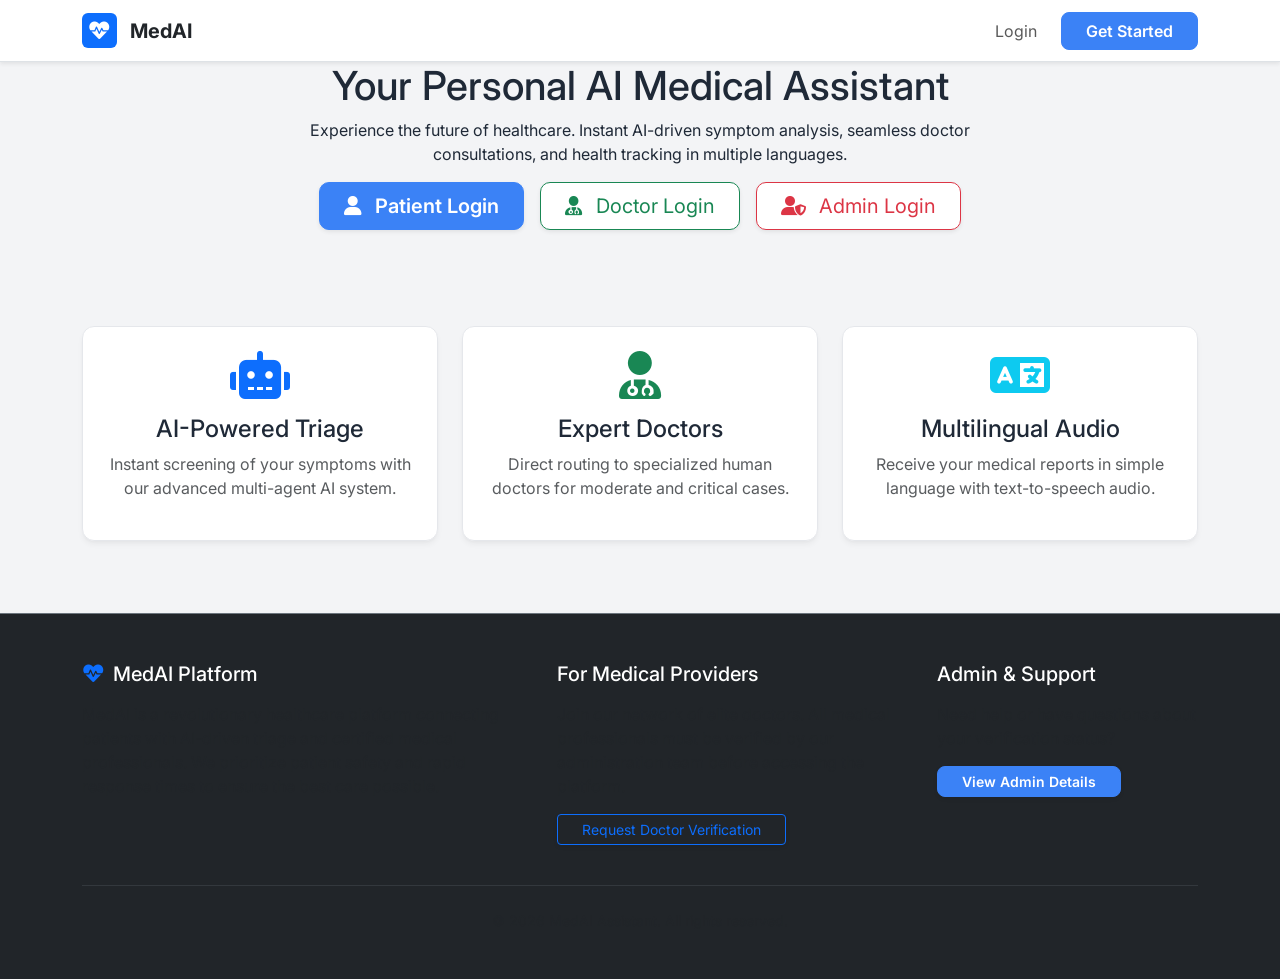
<file: templates/index.html>
<!DOCTYPE html>
<html lang="en">
<head>
    <meta charset="UTF-8">
    <meta name="viewport" content="width=device-width, initial-scale=1.0">
    <title>MedAI - AI Medical Assistant</title>
    <link href="https://cdn.jsdelivr.net/npm/bootstrap@5.1.3/dist/css/bootstrap.min.css" rel="stylesheet">
    <link rel="stylesheet" href="/static/css/style.css">
    <link rel="stylesheet" href="https://cdnjs.cloudflare.com/ajax/libs/font-awesome/6.0.0/css/all.min.css">
</head>
<body>
    <nav class="navbar navbar-expand-lg sticky-top navbar-light bg-white border-bottom shadow-sm">
        <div class="container">
            <a class="navbar-brand text-dark fw-bold" href="/">
                <div class="d-inline-flex bg-primary text-white p-2 rounded me-2 align-items-center justify-content-center" style="width:35px;height:35px;">
                    <i class="fas fa-heartbeat"></i>
                </div>
                MedAI
            </a>
            <button class="navbar-toggler" type="button" data-bs-toggle="collapse" data-bs-target="#navbarNav">
                <span class="navbar-toggler-icon"></span>
            </button>
            <div class="collapse navbar-collapse" id="navbarNav">
                <ul class="navbar-nav ms-auto align-items-center">
                    <li class="nav-item">
                        <a class="nav-link" href="/login">Login</a>
                    </li>
                    <li class="nav-item ms-lg-3 mt-3 mt-lg-0">
                        <a class="btn btn-primary px-4" href="/register/patient">Get Started</a>
                    </li>
                </ul>
            </div>
        </div>
    </nav>

    <div class="hero-section">
        <div class="container">
            <div class="row align-items-center justify-content-center">
                <div class="col-lg-8 text-center">
                    <h1 class="hero-title">Your Personal AI Medical Assistant</h1>
                    <p class="hero-subtitle">Experience the future of healthcare. Instant AI-driven symptom analysis, seamless doctor consultations, and health tracking in multiple languages.</p>
                    <div class="d-flex flex-wrap justify-content-center gap-3 fade-in" style="animation-delay: 0.4s;">
                        <a href="/login?role=patient" class="btn btn-primary btn-lg px-4 shadow-sm" style="border-radius: 10px;"><i class="fas fa-user me-2"></i> Patient Login</a>
                        <a href="/login?role=doctor" class="btn btn-outline-success btn-lg px-4 shadow-sm bg-white" style="border-radius: 10px;"><i class="fas fa-user-md me-2"></i> Doctor Login</a>
                        <a href="/login?role=admin" class="btn btn-outline-danger btn-lg px-4 shadow-sm bg-white" style="border-radius: 10px;"><i class="fas fa-user-shield me-2"></i> Admin Login</a>
                    </div>
                </div>
            </div>
            
            <div class="row mt-5 pt-5 fade-in" style="animation-delay: 0.6s;">
                <div class="col-md-4 mb-4">
                    <div class="glass-card text-center h-100">
                        <i class="fas fa-robot fa-3x text-primary mb-3"></i>
                        <h4>AI-Powered Triage</h4>
                        <p class="text-muted">Instant screening of your symptoms with our advanced multi-agent AI system.</p>
                    </div>
                </div>
                <div class="col-md-4 mb-4">
                    <div class="glass-card text-center h-100">
                        <i class="fas fa-user-md fa-3x text-success mb-3"></i>
                        <h4>Expert Doctors</h4>
                        <p class="text-muted">Direct routing to specialized human doctors for moderate and critical cases.</p>
                    </div>
                </div>
                <div class="col-md-4 mb-4">
                    <div class="glass-card text-center h-100">
                        <i class="fas fa-language fa-3x text-info mb-3"></i>
                        <h4>Multilingual Audio</h4>
                        <p class="text-muted">Receive your medical reports in simple language with text-to-speech audio.</p>
                    </div>
                </div>
            </div>
        </div>
    </div>

    <!-- Footer Section -->
    <footer class="bg-dark text-light py-5 mt-5 border-top border-secondary">
        <div class="container">
            <div class="row">
                <div class="col-md-5 mb-4">
                    <h5 class="text-white"><i class="fas fa-heartbeat text-primary me-2"></i>MedAI Platform</h5>
                    <p class="text-muted mt-3">MedAI is a revolutionary healthcare platform connecting patients with AI-driven triage and certified medical professionals. We prioritize patient safety and rapid response times to ensure the best care possible.</p>
                </div>
                <div class="col-md-4 mb-4">
                    <h5 class="text-white">For Medical Providers</h5>
                    <p class="text-muted mt-3">Join our network of elite doctors. All medical professionals must be verified by our administration team before accessing the platform.</p>
                    <a href="/request_verification.html" class="btn btn-outline-primary btn-sm px-4 shadow-sm">Request Doctor Verification</a>
                </div>
                <div class="col-md-3 mb-4">
                    <h5 class="text-white">Admin & Support</h5>
                    <p class="text-muted mt-3">Need help or have questions about your verification status?</p>
                    <button class="btn btn-primary btn-sm px-4 shadow-sm" data-bs-toggle="modal" data-bs-target="#adminContactModal">View Admin Details</button>
                </div>
            </div>
            <hr class="border-secondary mb-4 mt-3">
            <div class="text-center text-muted small">
                &copy; 2026 MedAI Assistant. All rights reserved.
            </div>
        </div>
    </footer>

    <!-- Admin Contact Modal -->
    <div class="modal fade" id="adminContactModal" tabindex="-1">
        <div class="modal-dialog modal-dialog-centered">
            <div class="modal-content" style="border-radius:15px; background: rgba(255, 255, 255, 0.98);">
                <div class="modal-header border-0">
                    <h5 class="modal-title fw-bold text-dark"><i class="fas fa-headset text-primary me-2"></i>System Administrator</h5>
                    <button type="button" class="btn-close" data-bs-dismiss="modal"></button>
                </div>
                <div class="modal-body text-center pb-4">
                    <div class="mb-4 mt-2">
                        <i class="fas fa-user-shield fa-4x text-muted"></i>
                    </div>
                    <h4 class="text-dark">System Admin</h4>
                    <p class="text-muted mb-4">You can contact the system administrator for account verification, technical support, or platform inquiries.</p>
                    
                    <div class="d-flex flex-column align-items-center gap-3">
                        <a href="mailto:admin@medai.com" class="btn btn-outline-primary w-75"><i class="fas fa-envelope me-2"></i>admin@medai.com</a>
                        <a href="tel:+1234567890" class="btn btn-outline-primary w-75"><i class="fas fa-phone me-2"></i>+1 234 567 8900</a>
                    </div>
                </div>
            </div>
        </div>
    </div>

    <script src="https://cdn.jsdelivr.net/npm/bootstrap@5.1.3/dist/js/bootstrap.bundle.min.js"></script>
</body>
</html>
</file>
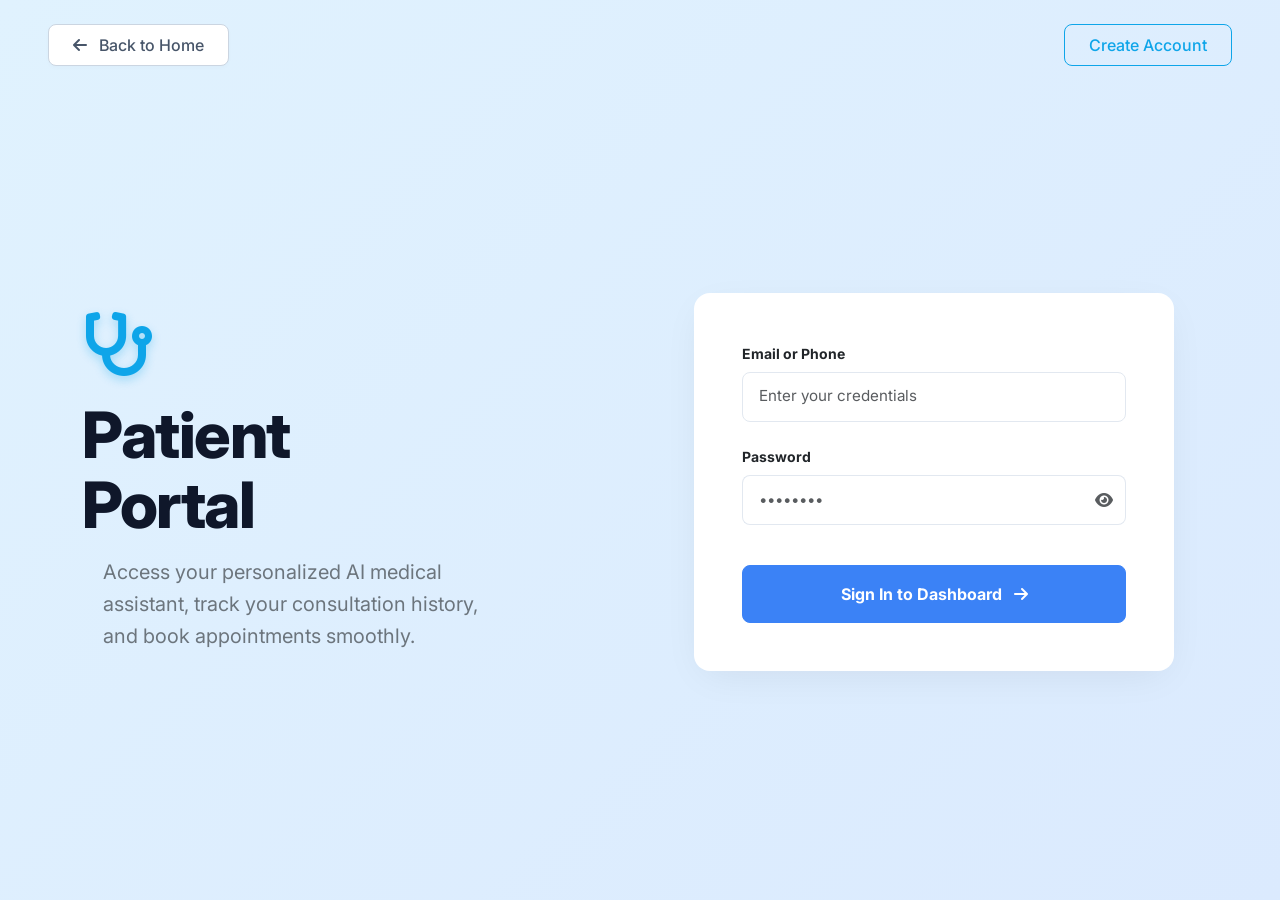
<file: templates/login.html>
<!DOCTYPE html>
<html lang="en">
<head>
    <meta charset="UTF-8">
    <meta name="viewport" content="width=device-width, initial-scale=1.0">
    <title>MedAI - Secure Portal</title>
    <link href="https://cdn.jsdelivr.net/npm/bootstrap@5.1.3/dist/css/bootstrap.min.css" rel="stylesheet">
    <link rel="stylesheet" href="/static/css/style.css">
    <link rel="stylesheet" href="https://cdnjs.cloudflare.com/ajax/libs/font-awesome/6.0.0/css/all.min.css">
    <style>
        @import url('https://fonts.googleapis.com/css2?family=Inter:wght@400;500;600;700;800&display=swap');
        body { 
            font-family: 'Inter', sans-serif; 
            background: linear-gradient(135deg, #e0f2fe 0%, #dbeafe 100%);
            min-height: 100vh;
            overflow-x: hidden;
        }
        
        /* Suppress Native MS Edge Password Reveal Eye to prevent double-eyes */
        input[type="password"]::-ms-reveal,
        input[type="password"]::-ms-clear {
            display: none;
        }

        .saas-shadow { 
            box-shadow: 0 10px 40px -10px rgba(0, 0, 0, 0.08); 
        }
        
        .fade-in { animation: fadeIn 0.6s ease-out; }
        @keyframes fadeIn { from { opacity: 0; transform: translateY(10px); } to { opacity: 1; transform: translateY(0); } }
        
        .top-nav {
            position: absolute;
            top: 0;
            left: 0;
            right: 0;
            padding: 1.5rem 3rem;
            display: flex;
            justify-content: space-between;
            align-items: center;
            z-index: 10;
        }
        
        @media (max-width: 768px) {
            .top-nav { padding: 1rem 1.5rem; }
        }

        .medai-logo {
            font-weight: 800;
            color: #0f172a;
            font-size: 1.5rem;
            text-decoration: none;
            display: flex;
            align-items: center;
            gap: 0.5rem;
        }

        .header-btn {
            border: 1px solid #0ea5e9;
            color: #0ea5e9;
            background: transparent;
            font-weight: 500;
            padding: 0.5rem 1.5rem;
            border-radius: 8px;
            text-decoration: none;
            transition: all 0.2s;
        }
        
        .header-btn:hover {
            background: rgba(14, 165, 233, 0.1);
            color: #0284c7;
        }

        .hero-title {
            font-size: 4rem;
            font-weight: 800;
            color: #0f172a;
            line-height: 1.1;
            letter-spacing: -1.5px;
            margin-bottom: 1rem;
        }

        .custom-input {
            border: 1px solid #e2e8f0;
            padding: 0.8rem 1rem;
            border-radius: 8px;
            font-size: 0.95rem;
            box-shadow: none !important;
        }
        
        .custom-input:focus {
            border-color: #0ea5e9;
            outline: none;
        }
    </style>
</head>
<body>
    
    <!-- Top Navigation -->
    <div class="top-nav">
        <a href="/" class="header-btn" style="border-color: #cbd5e1; color: #475569; background: white; box-shadow: 0 2px 4px rgba(0,0,0,0.02);">
            <i class="fas fa-arrow-left me-2"></i> Back to Home
        </a>
        <a href="/register/patient" id="registerLink" class="header-btn">Create Account</a>
    </div>

    <div class="container" style="min-height: 100vh; display: flex; align-items: center;">
        <div class="row w-100 align-items-center justify-content-between mt-5 pt-3">
            
            <!-- Left Branding -->
            <div class="col-lg-5 text-center text-lg-start mb-5 mb-lg-0 fade-in">
                <div class="mb-4" id="leftIconContainer">
                    <!-- Icon auto-injected by JS -->
                </div>
                <h1 class="hero-title" id="leftTitle">Patient<br>Portal</h1>
                <p class="fs-5 text-secondary" id="leftSubtitle" style="max-width: 400px; margin: 0 auto; line-height: 1.6;">
                    Access your personalized AI medical assistant, track your consultation history, and book appointments smoothly.
                </p>
            </div>

            <!-- Right Login Card -->
            <div class="col-lg-6 d-flex justify-content-center justify-content-lg-end fade-in" style="animation-delay: 0.2s;">
                <div class="bg-white p-4 p-md-5 rounded-4 saas-shadow w-100" style="max-width: 480px;">
                    <form id="loginForm">
                        <div class="mb-4">
                            <label class="form-label text-dark fw-bold small mb-2">Email or Phone</label>
                            <input type="text" class="form-control custom-input" id="identifier" placeholder="Enter your credentials" required>
                        </div>
                        
                        <div class="mb-4">
                            <div class="d-flex justify-content-between align-items-center mb-2">
                                <label class="form-label text-dark fw-bold small m-0">Password</label>
                            </div>
                            <div class="input-group">
                                <input type="password" class="form-control custom-input" style="border-right: 0; border-top-right-radius: 0; border-bottom-right-radius: 0;" id="password" placeholder="••••••••" required>
                                <span class="input-group-text bg-white border-start-0" id="togglePassword" style="border-radius: 0 8px 8px 0; border: 1px solid #e2e8f0; cursor: pointer;">
                                    <i class="fas fa-eye text-muted"></i>
                                </span>
                            </div>
                        </div>
                        
                        <input type="hidden" id="role" value="patient">
                        
                        <button type="submit" id="submitBtn" class="btn btn-primary w-100 fw-bold mt-3 py-3" style="border-radius: 8px; font-size: 1rem; background-color: #0ea5e9; border-color: #0ea5e9;">
                            Sign In to Dashboard <i class="fas fa-arrow-right ms-2 fs-6"></i>
                        </button>
                    </form>
                </div>
            </div>
            
        </div>
    </div>

    <!-- Initialization Scripts -->
    <script>
        document.addEventListener("DOMContentLoaded", function() {
            // Password toggle logic (fixes double icon issue natively)
            const togglePassword = document.getElementById('togglePassword');
            const password = document.getElementById('password');
            if(togglePassword && password) {
                togglePassword.addEventListener('click', function (e) {
                    const type = password.getAttribute('type') === 'password' ? 'text' : 'password';
                    password.setAttribute('type', type);
                    this.querySelector('i').classList.toggle('fa-eye');
                    this.querySelector('i').classList.toggle('fa-eye-slash');
                });
            }

            // Role specific dynamic mapping
            const urlParams = new URLSearchParams(window.location.search);
            let role = urlParams.get('role') || 'patient';
            if (!['patient', 'doctor', 'admin'].includes(role)) role = 'patient';
            
            document.getElementById('role').value = role;
            
            const contentMap = {
                'patient': {
                    title: 'Patient<br>Portal',
                    icon: '<i class="fas fa-stethoscope" style="font-size: 4rem; color: #0ea5e9; text-shadow: 0 4px 10px rgba(14, 165, 233, 0.3);"></i>',
                    subtitle: 'Access your personalized AI medical assistant, track your consultation history, and book appointments smoothly.',
                    regLink: '/register/patient'
                },
                'doctor': {
                    title: 'Doctor<br>Portal',
                    icon: '<i class="fas fa-user-md" style="font-size: 4rem; color: #10b981; text-shadow: 0 4px 10px rgba(16, 185, 129, 0.3);"></i>',
                    subtitle: 'Manage your active appointments, review AI-triaged patient cases, and access your financial ledger.',
                    regLink: null // Doctors cannot casually register from login
                },
                'admin': {
                    title: 'Admin<br>Portal',
                    icon: '<i class="fas fa-user-shield" style="font-size: 4rem; color: #ef4444; text-shadow: 0 4px 10px rgba(239, 68, 68, 0.3);"></i>',
                    subtitle: 'Administer system operations, verify medical professionals, and monitor global analytics.',
                    regLink: null // Admins cannot register
                }
            };
            
            let data = contentMap[role];
            
            document.getElementById('leftTitle').innerHTML = data.title;
            document.getElementById('leftSubtitle').innerText = data.subtitle;
            document.getElementById('leftIconContainer').innerHTML = data.icon;
            
            // Adjust button/accents dynamically
            const btn = document.getElementById('submitBtn');
            if(role === 'doctor') {
                btn.style.backgroundColor = '#10b981';
                btn.style.borderColor = '#10b981';
            } else if (role === 'admin') {
                btn.style.backgroundColor = '#ef4444';
                btn.style.borderColor = '#ef4444';
            }

            const regLinkElem = document.getElementById('registerLink');
            if(data.regLink) {
                regLinkElem.href = data.regLink;
            } else {
                regLinkElem.style.display = 'none'; // Completely hide "Create Account" for Doctor/Admin
            }
        });
    </script>
    <script src="/static/js/main.js?v=7"></script>
</body>
</html>
</file>
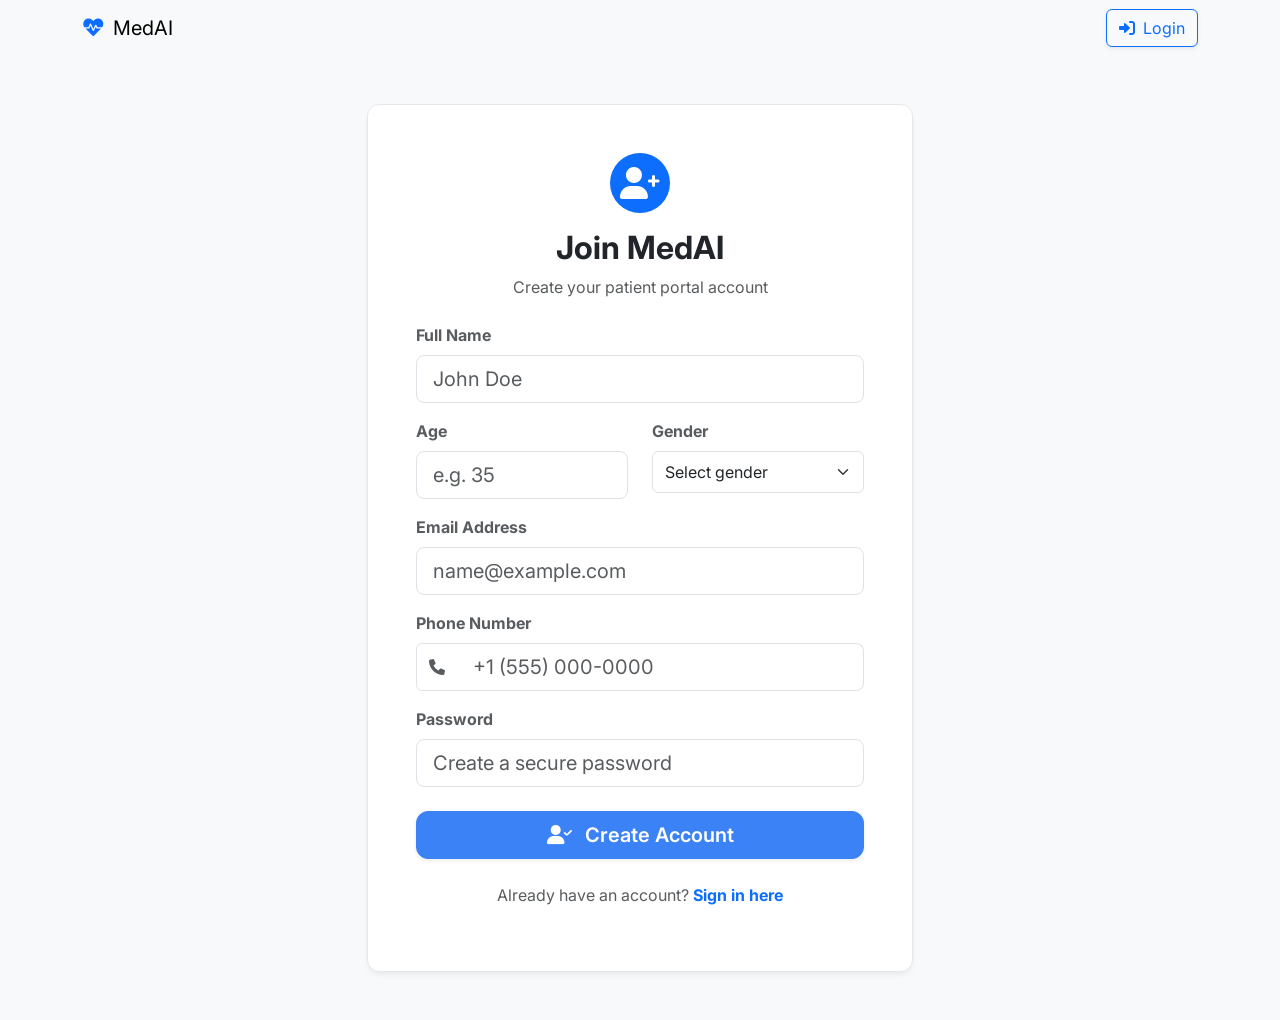
<file: templates/register_patient.html>
<!DOCTYPE html>
<html lang="en">
<head>
    <meta charset="UTF-8">
    <meta name="viewport" content="width=device-width, initial-scale=1.0">
    <title>Register as Patient - MedAI</title>
    <link href="https://cdn.jsdelivr.net/npm/bootstrap@5.1.3/dist/css/bootstrap.min.css" rel="stylesheet">
    <link rel="stylesheet" href="/static/css/style.css">
    <link rel="stylesheet" href="https://cdnjs.cloudflare.com/ajax/libs/font-awesome/6.0.0/css/all.min.css">
</head>
<body class="bg-light">
    <!-- Navbar (consistent with index) -->
    <nav class="navbar navbar-expand-lg sticky-top fade-in">
        <div class="container">
            <a class="navbar-brand" href="/">
                <i class="fas fa-heartbeat text-primary me-2"></i>MedAI
            </a>
            <div class="ms-auto">
                <a href="/login" class="btn btn-outline-primary shadow-sm"><i class="fas fa-sign-in-alt me-1"></i> Login</a>
            </div>
        </div>
    </nav>

    <div class="container mt-5 mb-5 fade-in">
        <div class="row justify-content-center">
            <div class="col-lg-6 col-md-8">
                <div class="glass-card p-5">
                    <div class="text-center mb-4">
                        <div class="bg-primary text-white rounded-circle d-inline-flex align-items-center justify-content-center mb-3" style="width: 60px; height: 60px;">
                            <i class="fas fa-user-plus fa-2x"></i>
                        </div>
                        <h2 class="fw-bold text-dark">Join MedAI</h2>
                        <p class="text-muted">Create your patient portal account</p>
                    </div>

                    <form id="registerForm">
                        <div class="mb-3">
                            <label class="form-label text-muted fw-bold">Full Name</label>
                            <input type="text" class="form-control form-control-lg" name="name" placeholder="John Doe" required>
                        </div>
                        <div class="row">
                            <div class="col-md-6 mb-3">
                                <label class="form-label text-muted fw-bold">Age</label>
                                <input type="number" class="form-control form-control-lg" name="age" min="0" max="150" placeholder="e.g. 35" required>
                            </div>
                            <div class="col-md-6 mb-3">
                                <label class="form-label text-muted fw-bold">Gender</label>
                                <select class="form-select form-control-lg" name="gender" required>
                                    <option value="" disabled selected>Select gender</option>
                                    <option value="Male">Male</option>
                                    <option value="Female">Female</option>
                                    <option value="Other">Other</option>
                                </select>
                            </div>
                        </div>
                        <div class="mb-3">
                            <label class="form-label text-muted fw-bold">Email Address</label>
                            <input type="email" class="form-control form-control-lg" name="email" placeholder="name@example.com" required>
                        </div>
                        <div class="mb-3">
                            <label class="form-label text-muted fw-bold">Phone Number</label>
                            <div class="input-group">
                                <span class="input-group-text bg-white"><i class="fas fa-phone text-muted"></i></span>
                                <input type="tel" class="form-control form-control-lg border-start-0" name="phone" placeholder="+1 (555) 000-0000" required>
                            </div>
                        </div>
                        <div class="mb-4">
                            <label class="form-label text-muted fw-bold">Password</label>
                            <input type="password" class="form-control form-control-lg" name="password" placeholder="Create a secure password" required minlength="6">
                        </div>
                        
                        <button type="submit" class="btn btn-primary btn-lg w-100 shadow-sm" style="border-radius:12px;">
                            <i class="fas fa-user-check me-2"></i> Create Account
                        </button>
                    </form>
                    
                    <p class="mt-4 text-center text-muted">Already have an account? <a href="/login" class="text-primary text-decoration-none fw-bold">Sign in here</a></p>
                </div>
            </div>
        </div>
    </div>

    <script src="https://cdn.jsdelivr.net/npm/bootstrap@5.1.3/dist/js/bootstrap.bundle.min.js"></script>
    <script src="/static/js/main.js"></script>
</body>
</html>
</file>
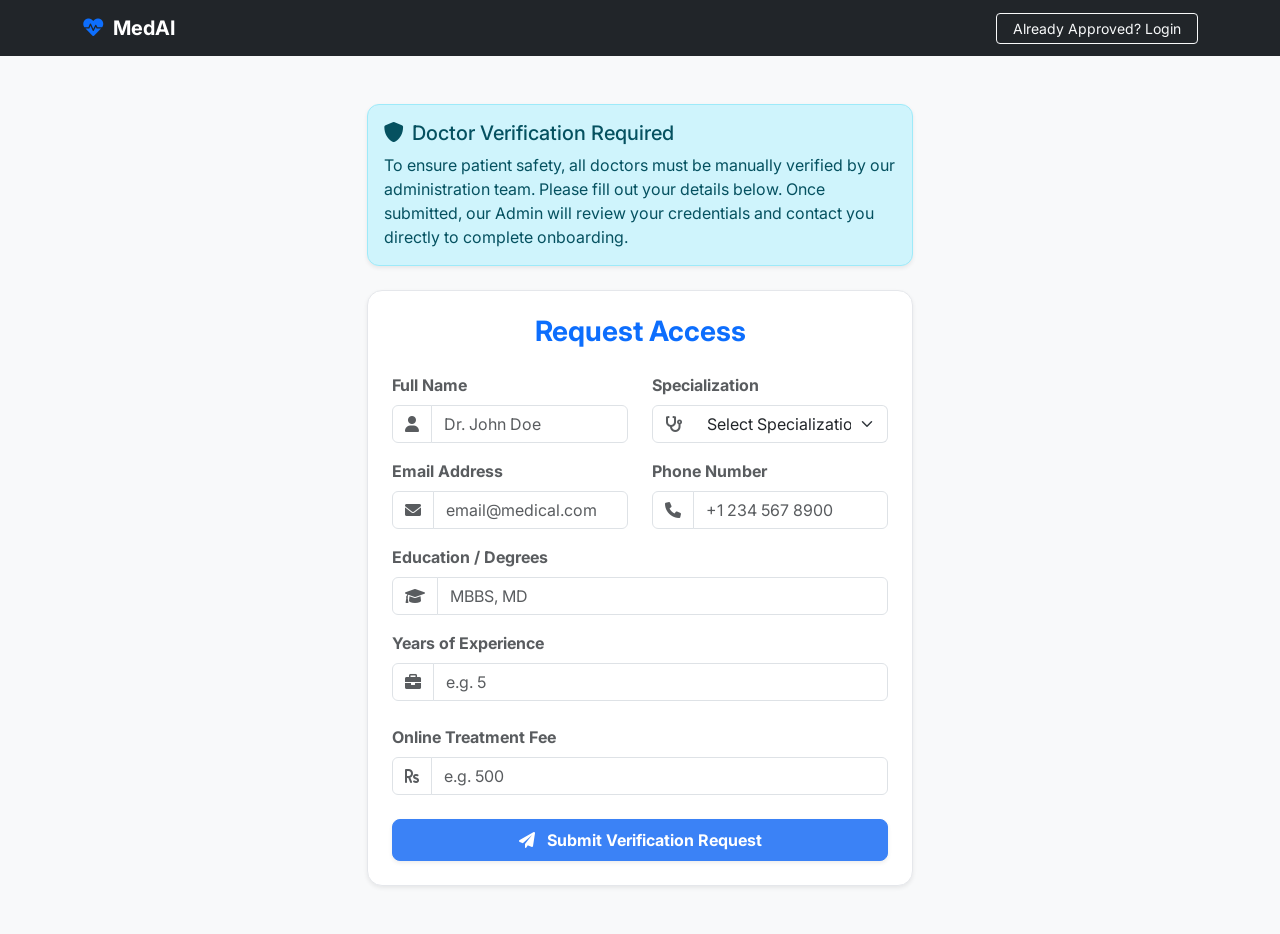
<file: templates/request_verification.html>
<!DOCTYPE html>
<html lang="en">

<head>
    <meta charset="UTF-8">
    <meta name="viewport" content="width=device-width, initial-scale=1.0">
    <title>Doctor Verification Request - MedAI</title>
    <link href="https://cdn.jsdelivr.net/npm/bootstrap@5.1.3/dist/css/bootstrap.min.css" rel="stylesheet">
    <link rel="stylesheet" href="/static/css/style.css">
    <link rel="stylesheet" href="https://cdnjs.cloudflare.com/ajax/libs/font-awesome/6.0.0/css/all.min.css">
</head>

<body class="bg-light">
    <!-- Navbar -->
    <nav class="navbar navbar-expand-lg navbar-dark bg-dark sticky-top">
        <div class="container">
            <a class="navbar-brand fw-bold" href="/">
                <i class="fas fa-heartbeat text-primary me-2"></i>MedAI
            </a>
            <div class="ms-auto">
                <a href="/login" class="btn btn-outline-light btn-sm px-3">Already Approved? Login</a>
            </div>
        </div>
    </nav>

    <!-- Main Content -->
    <div class="container py-5 fade-in">
        <div class="row justify-content-center">
            <div class="col-md-8 col-lg-6">
                <!-- Instruction Card -->
                <div class="alert alert-info shadow-sm mb-4" role="alert" style="border-radius: 12px;">
                    <h5 class="alert-heading"><i class="fas fa-shield-alt me-2"></i>Doctor Verification Required</h5>
                    <p class="mb-0">To ensure patient safety, all doctors must be manually verified by our
                        administration team. Please fill out your details below. Once submitted, our Admin will review
                        your credentials and contact you directly to complete onboarding.</p>
                </div>

                <!-- Form Card -->
                <div class="glass-card p-4 shadow-sm" style="border-radius: 15px;">
                    <h3 class="text-center text-primary mb-4 fw-bold">Request Access</h3>
                    <form id="doctorVerificationForm">
                        <div class="row mb-3">
                            <div class="col-md-6 mb-3 mb-md-0">
                                <label class="form-label text-muted fw-bold">Full Name</label>
                                <div class="input-group">
                                    <span class="input-group-text bg-white"><i
                                            class="fas fa-user text-muted"></i></span>
                                    <input type="text" class="form-control" name="name" placeholder="Dr. John Doe"
                                        required>
                                </div>
                            </div>
                            <div class="col-md-6">
                                <label class="form-label text-muted fw-bold">Specialization</label>
                                <div class="input-group">
                                    <span class="input-group-text bg-white"><i
                                            class="fas fa-stethoscope text-muted"></i></span>
                                    <select class="form-select border-start-0" name="specialization" required>
                                        <option value="" disabled selected>Select Specialization</option>
                                        <option>Cardiologist</option>
                                        <option>Neurologist</option>
                                        <option>Dermatologist</option>
                                        <option>Orthopedic</option>
                                        <option>General Physician</option>
                                        <option>Pediatrician</option>
                                        <option>ENT Specialist</option>
                                        <option>Gastroenterologist</option>
                                        <option>Pulmonologist</option>
                                        <option>Endocrinologist</option>
                                        <option>Psychiatrist</option>
                                        <option>Ophthalmologist</option>
                                        <option>Gynecologist</option>
                                        <option>Urologist</option>
                                        <option>Oncologist</option>
                                    </select>
                                </div>
                            </div>
                        </div>

                        <div class="row mb-3">
                            <div class="col-md-6 mb-3 mb-md-0">
                                <label class="form-label text-muted fw-bold">Email Address</label>
                                <div class="input-group">
                                    <span class="input-group-text bg-white"><i
                                            class="fas fa-envelope text-muted"></i></span>
                                    <input type="email" class="form-control" name="email"
                                        placeholder="email@medical.com" required>
                                </div>
                            </div>
                            <div class="col-md-6">
                                <label class="form-label text-muted fw-bold">Phone Number</label>
                                <div class="input-group">
                                    <span class="input-group-text bg-white"><i
                                            class="fas fa-phone text-muted"></i></span>
                                    <input type="tel" class="form-control" name="phone" placeholder="+1 234 567 8900"
                                        required>
                                </div>
                            </div>
                        </div>

                        <div class="mb-3">
                            <label class="form-label text-muted fw-bold">Education / Degrees</label>
                            <div class="input-group">
                                <span class="input-group-text bg-white"><i
                                        class="fas fa-graduation-cap text-muted"></i></span>
                                <input type="text" class="form-control" name="education" placeholder="MBBS, MD"
                                    required>
                            </div>
                        </div>

                        <div class="mb-4">
                            <label class="form-label text-muted fw-bold">Years of Experience</label>
                            <div class="input-group">
                                <span class="input-group-text bg-white"><i
                                        class="fas fa-briefcase text-muted"></i></span>
                                <input type="number" class="form-control" name="experience_years" placeholder="e.g. 5"
                                    required min="0">
                            </div>
                        </div>

                        <div class="mb-4">
                            <label class="form-label text-muted fw-bold">Online Treatment Fee</label>
                            <div class="input-group">
                                <span class="input-group-text bg-white"><i
                                        class="fas fa-rupee-sign text-muted"></i></span>
                                <input type="number" class="form-control" name="online_treatment_fee"
                                    placeholder="e.g. 500" required min="0">
                            </div>
                        </div>

                        <div id="requestAlert" class="alert d-none"></div>

                        <button type="submit" class="btn btn-primary w-100 py-2 fw-bold shadow-sm"
                            style="border-radius: 8px;">
                            <i class="fas fa-paper-plane me-2"></i> Submit Verification Request
                        </button>
                    </form>
                </div>
            </div>
        </div>
    </div>

    <script>
        document.getElementById('doctorVerificationForm').addEventListener('submit', async (e) => {
            e.preventDefault();
            const btn = e.target.querySelector('button');
            const originalText = btn.innerHTML;
            btn.innerHTML = '<i class="fas fa-spinner fa-spin me-2"></i> Submitting...';
            btn.disabled = true;

            const formData = new FormData(e.target);
            const data = Object.fromEntries(formData.entries());

            try {
                const res = await fetch('/auth/request_doctor', {
                    method: 'POST',
                    headers: { 'Content-Type': 'application/json' },
                    body: JSON.stringify(data)
                });
                const result = await res.json();

                const alertBox = document.getElementById('requestAlert');
                alertBox.className = `alert mt-3 ${res.ok ? 'alert-success' : 'alert-danger'} d-block`;
                alertBox.innerHTML = result.msg;

                if (res.ok) {
                    e.target.reset();
                }
            } catch (err) {
                const alertBox = document.getElementById('requestAlert');
                alertBox.className = 'alert mt-3 alert-danger d-block';
                alertBox.innerHTML = 'An connection error occurred.';
            } finally {
                btn.innerHTML = originalText;
                btn.disabled = false;
            }
        });
    </script>
</body>

</html>
</file>
<file: static/css/style.css>
@import url('https://fonts.googleapis.com/css2?family=Inter:wght@300;400;500;600;700&display=swap');

:root {
    --primary: #3b82f6; /* Blue 500 */
    --primary-hover: #2563eb; /* Blue 600 */
    --secondary: #10b981;
    --sidebar-bg: #111827; /* Gray 900 */
    --sidebar-hover: #1f2937; /* Gray 800 */
    --sidebar-text: #9ca3af; /* Gray 400 */
    --sidebar-text-active: #3b82f6;
    --bg-light: #f3f4f6; /* Gray 100 */
    --text-main: #1f2937;
    --text-muted: #6b7280;
    --card-radius: 12px;
}

body {
    font-family: 'Inter', sans-serif;
    background-color: var(--bg-light);
    color: var(--text-main);
    min-height: 100vh;
    margin: 0;
    padding: 0;
    overflow-x: hidden;
}

/* Sidebar Customizations */
.sidebar {
    background-color: var(--sidebar-bg) !important;
    border-right: none !important;
    transition: all 0.3s ease;
}

.sidebar-link {
    padding: 12px 20px;
    transition: 0.2s ease;
    border-radius: 8px;
    margin-bottom: 6px;
    color: var(--sidebar-text) !important;
    font-weight: 500;
    display: flex;
    align-items: center;
    text-decoration: none;
}

.sidebar-link i {
    width: 24px;
    text-align: center;
    margin-right: 12px;
}

.sidebar-link:hover {
    background-color: var(--sidebar-hover);
    color: #ffffff !important;
}

.sidebar-link.active {
    background-color: var(--sidebar-hover);
    color: var(--sidebar-text-active) !important;
}

.sidebar-link.active i {
    color: var(--sidebar-text-active) !important;
}

/* Glassmorphism Cards */
.glass-card {
    background: #ffffff;
    border: 1px solid #e5e7eb;
    border-radius: var(--card-radius);
    box-shadow: 0 4px 6px -1px rgba(0, 0, 0, 0.05), 0 2px 4px -1px rgba(0, 0, 0, 0.03);
    padding: 1.5rem;
    transition: transform 0.2s ease, box-shadow 0.2s ease;
}

.glass-card:hover {
    transform: translateY(-2px);
    box-shadow: 0 10px 15px -3px rgba(0, 0, 0, 0.1), 0 4px 6px -2px rgba(0, 0, 0, 0.05);
}

/* Buttons */
.btn-primary {
    background: var(--primary) !important;
    border-color: var(--primary) !important;
    color: #ffffff !important;
    border-radius: 8px;
    font-weight: 600;
    transition: all 0.2s ease;
}

.btn-primary:hover {
    background: var(--primary-hover) !important;
    border-color: var(--primary-hover) !important;
}

/* Chat Specific Styles */
.chat-container {
    background: #ffffff;
    border-radius: 12px;
    box-shadow: 0 1px 3px 0 rgba(0, 0, 0, 0.1), 0 1px 2px 0 rgba(0, 0, 0, 0.06);
    border: 1px solid #e5e7eb;
    margin-top: 1rem;
    overflow: hidden;
}

.chat-bubble-ai {
    background-color: #ffffff;
    border: 1px solid #e5e7eb;
    border-radius: 0 16px 16px 16px !important;
    color: var(--text-main);
}

.chat-bubble-user {
    background-color: var(--primary);
    border: none;
    border-radius: 16px 0 16px 16px !important;
    color: #ffffff;
}

.chat-input-wrapper {
    background: #ffffff;
    border-top: 1px solid #e5e7eb;
}

.chat-input {
    border-radius: 20px !important;
    background-color: #f9fafb !important;
    border: 1px solid #e5e7eb !important;
}

.chat-input:focus {
    box-shadow: none !important;
    border-color: var(--primary) !important;
}

.btn-send {
    background-color: var(--primary);
    color: white;
    border-radius: 12px;
    width: 44px;
    height: 44px;
    display: flex;
    align-items: center;
    justify-content: center;
}

.btn-send:hover {
    background-color: var(--primary-hover);
    color: white;
}

.btn-attach {
    background-color: #6b7280;
    color: white;
    border-radius: 12px;
    width: 44px;
    height: 44px;
    display: flex;
    align-items: center;
    justify-content: center;
    cursor: pointer;
}

.btn-attach:hover {
    background-color: #4b5563;
    color: white;
}

/* Custom Scrollbar */
::-webkit-scrollbar { width: 6px; }
::-webkit-scrollbar-track { background: transparent; }
::-webkit-scrollbar-thumb { background: #cbd5e1; border-radius: 10px; }
::-webkit-scrollbar-thumb:hover { background: #94a3b8; }

/* Animations */
@keyframes fadeInUp {
    from { opacity: 0; transform: translateY(10px); }
    to { opacity: 1; transform: translateY(0); }
}

.fade-in {
    animation: fadeInUp 0.3s ease forwards;
}
</file>
